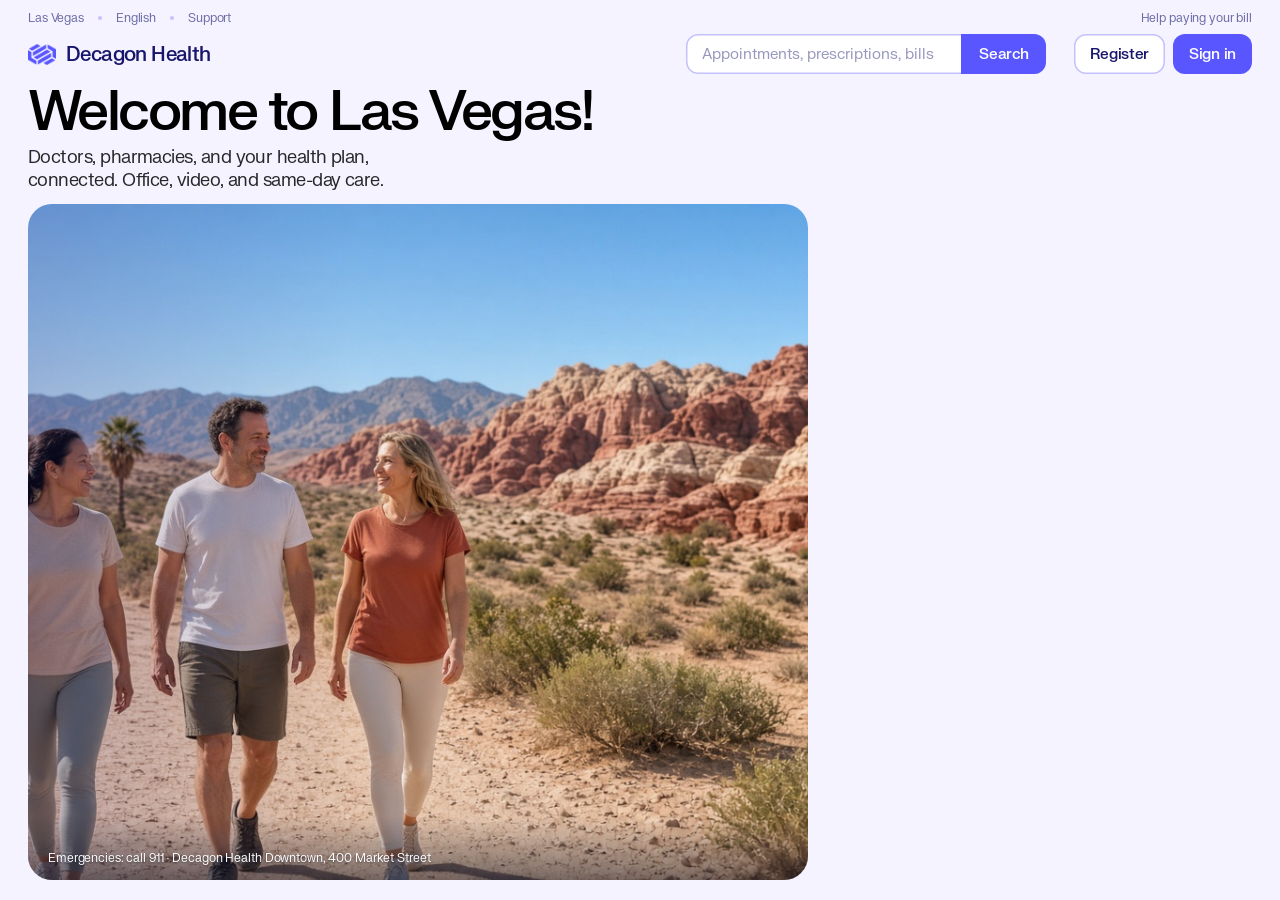
<file: index.html>
<!DOCTYPE html>
<html lang="en" class="pending">
<head>
  <meta charset="utf-8">
  <meta name="viewport" content="width=device-width, initial-scale=1, viewport-fit=cover">
  <meta name="theme-color" content="#f4f3ff">
  <meta http-equiv="Accept-CH" content="Sec-CH-UA-Mobile">
  <meta name="decagon-explicit-surface" content="">
  <meta name="decagon-auth-slot" content="">
  <title>Decagon Health</title>
  <style>
    html.pending body { visibility: hidden; }
    html.phone .stage, html.phone .catch { display: none !important; }
    html.desk .app, html.desk .chat { display: none !important; }
  </style>
  <script>
    (function () {
      var q = "";
      try { q = (new URLSearchParams(location.search).get("surface") || "").toLowerCase(); } catch (e) {}
      var explicit = document.querySelector('meta[name="decagon-explicit-surface"]');
      var named = explicit ? (explicit.getAttribute("content") || "").trim().toLowerCase() : "";
      if (named !== "app" && named !== "portal") named = "";
      var ua = navigator.userAgent || "";
      var phone = /iPhone|iPod/i.test(ua) || (/Android/i.test(ua) && /Mobile/i.test(ua));
      var shortSide = Math.min(screen.width || 0, screen.height || 0);
      if (!phone && navigator.maxTouchPoints > 1 && shortSide > 0 && shortSide <= 500) phone = true;
      try { if (navigator.userAgentData && navigator.userAgentData.mobile) phone = true; } catch (e) {}
      if (q === "app" || named === "app") phone = true;
      if (q === "portal" || named === "portal") phone = false;
      var root = document.documentElement;
      root.classList.remove("pending");
      root.classList.add(phone ? "phone" : "desk");
      if (phone) {
        var theme = document.querySelector('meta[name="theme-color"]');
        if (theme) theme.setAttribute("content", "#ffffff");
      }
    })();
  </script>
  <script src="surface.js?v=2"></script>
  <link rel="icon" href="assets/favicon.png" type="image/png">
  <link rel="stylesheet" href="styles.css?v=gap">
  <link rel="stylesheet" href="app.css?v=8">
</head>
<body>
  <div class="stage" inert>
    <header class="mast">
      <div class="util">
        <div class="util-left">
          <span>Las Vegas</span>
          <span class="dot" aria-hidden="true"></span>
          <span>English</span>
          <span class="dot" aria-hidden="true"></span>
          <span>Support</span>
        </div>
        <div class="util-right">
          <span>Help paying your bill</span>
        </div>
      </div>
      <div class="bar">
        <div class="brand">
          <span class="mark" aria-hidden="true"></span>
          <span class="wordmark">Decagon Health</span>
        </div>
        <nav class="links" aria-label="Primary">
          <span>Get care</span>
          <span>Doctors &amp; locations</span>
          <span>Pharmacy</span>
          <span>Pay bills</span>
          <span>Coaching</span>
        </nav>
        <div class="search" role="search">
          <span class="search-text">Appointments, prescriptions, bills</span>
          <span class="search-go">Search</span>
        </div>
        <div class="account">
          <span class="register">Register</span>
          <span class="signin">Sign in</span>
        </div>
      </div>
    </header>

    <section class="hero">
      <div class="hero-copy">
        <h1>Welcome to Las Vegas!</h1>
        <p>Doctors, pharmacies, and your health plan, connected. Office, video, and same-day care.</p>
      </div>
      <div class="photo">
        <p class="fine">Emergencies: call 911 · Decagon Health Downtown, 400 Market Street</p>
      </div>
    </section>
  </div>
  <div class="catch" aria-hidden="true"></div>

  <div class="app">
    <header class="top">
      <span class="avatar-frame"><img class="avatar" src="assets/jordan-rivera.jpg" alt="Jordan Rivera" width="36" height="36"></span>
      <div class="who">
        <b>Decagon Health</b>
      </div>
      <button class="chat-btn" id="open-chat" type="button">Chat</button>
    </header>
    <main id="main"></main>
    <nav class="tabs" id="tabs" aria-label="Sections"></nav>
  </div>
  <div class="chat is-closed" id="chat" inert aria-hidden="true">
    <iframe id="chat-frame" title="Chat with Decagon Health" referrerpolicy="no-referrer" loading="eager"></iframe>
  </div>
  <script src="app.js?v=8"></script>
  <script>
    if (document.documentElement.classList.contains("desk")) {
      const loader = document.createElement("script");
      loader.src = "https://decagon.ai/loaders/release/base/v1.js";
      loader.dataset.slug = "81Bceiy_decagon_health_cr";
      document.body.appendChild(loader);

      window.addEventListener("decagonload", () => {
        const open = () => window.duet && window.duet.open();
        open();
        setTimeout(open, 700);
      });

      const widgetFrame = () => document.getElementById("decagon-iframe");
      let settleTimer;
      const settle = () => document.body.classList.remove("nudged");
      const nudge = () => {
        document.body.classList.remove("nudged");
        void document.body.offsetWidth;
        document.body.classList.add("nudged");
        clearTimeout(settleTimer);
        settleTimer = setTimeout(settle, 550);
      };
      document.querySelector(".catch").addEventListener("pointerdown", nudge);
      window.addEventListener("keydown", (event) => {
        if (event.metaKey || event.ctrlKey || event.altKey) return;
        if (document.activeElement === widgetFrame()) return;
        nudge();
      });
    }
  </script>
</body>
</html>
</file>
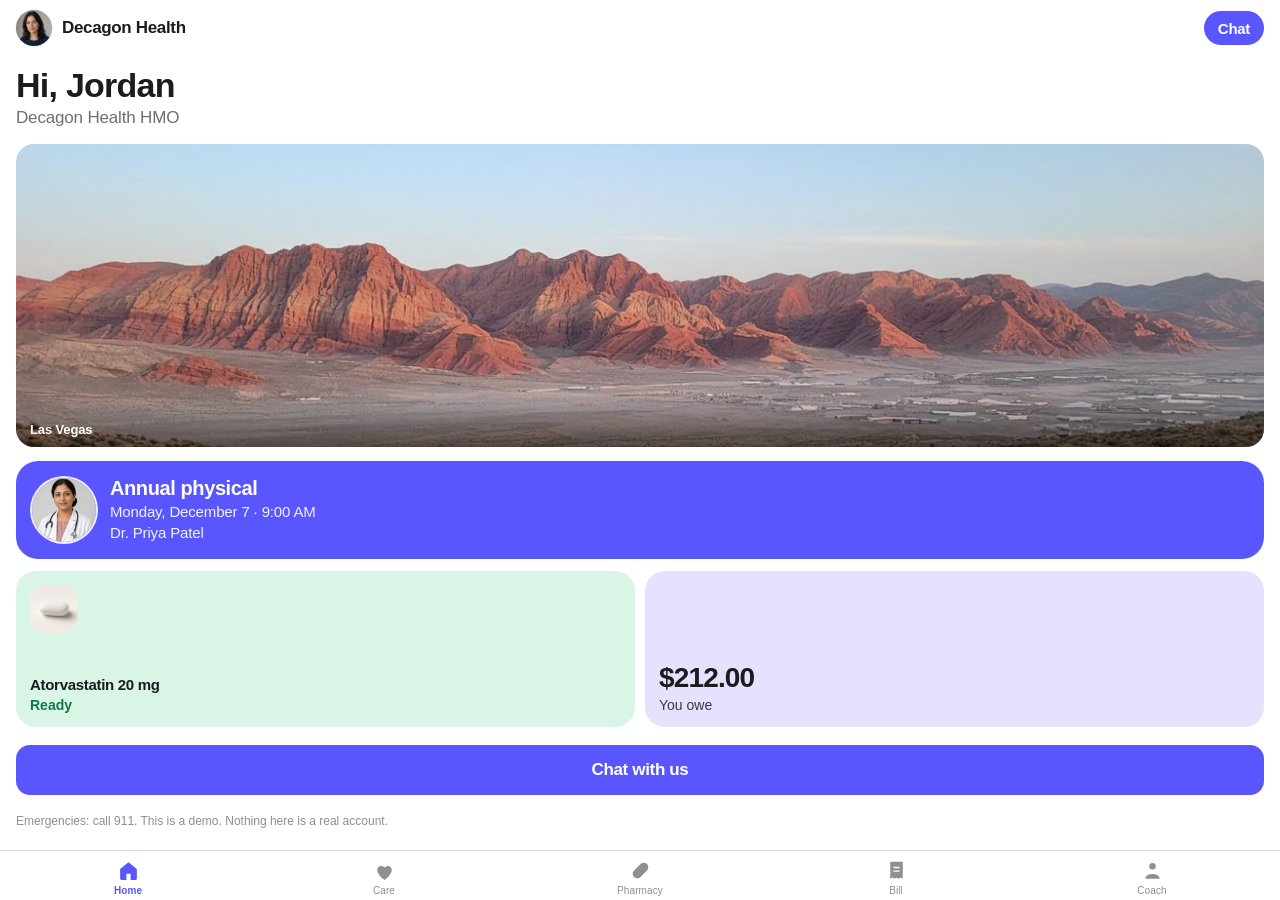
<file: app.html>
<!DOCTYPE html>
<html lang="en" class="pending app-page">
<head>
  <meta charset="utf-8">
  <meta name="viewport" content="width=device-width, initial-scale=1, viewport-fit=cover">
  <meta name="theme-color" content="#ffffff">
  <meta http-equiv="Accept-CH" content="Sec-CH-UA-Mobile">
  <meta name="decagon-explicit-surface" content="">
  <meta name="decagon-auth-slot" content="">
  <title>Decagon Health</title>
  <style>html.pending body { visibility: hidden; }</style>
  <script>document.documentElement.classList.remove("pending");</script>
  <script src="surface.js?v=2"></script>
  <link rel="icon" href="assets/favicon.png" type="image/png">
  <link rel="stylesheet" href="app.css?v=8">
</head>
<body>
  <div class="app">
    <header class="top">
      <span class="avatar-frame"><img class="avatar" src="assets/jordan-rivera.jpg" alt="Jordan Rivera" width="36" height="36"></span>
      <div class="who">
        <b>Decagon Health</b>
      </div>
      <button class="chat-btn" id="open-chat" type="button">Chat</button>
    </header>
    <main id="main"></main>
    <nav class="tabs" id="tabs" aria-label="Sections"></nav>
  </div>
  <div class="chat is-closed" id="chat" inert aria-hidden="true">
    <iframe id="chat-frame" title="Chat with Decagon Health" referrerpolicy="no-referrer" loading="eager"></iframe>
  </div>
  <script src="app.js?v=8"></script>
</body>
</html>
</file>
<file: styles.css>
@font-face {
  font-family: "FK Grotesk Neue";
  src: url("fonts/FKGroteskNeue-Regular.otf") format("opentype");
  font-weight: 400;
  font-style: normal;
  font-display: swap;
}

@font-face {
  font-family: "FK Grotesk Neue";
  src: url("fonts/FKGroteskNeue-Medium.otf") format("opentype");
  font-weight: 500;
  font-style: normal;
  font-display: swap;
}

:root {
  --ink: #18166c;
  --primary: #5956ff;
  --canvas: #f4f3ff;
  --mist: #eeeeff;
  --soft: #c3c2ff;
  --black: #000;
  --zinc: #27272a;
  --font: "FK Grotesk Neue", "Helvetica Neue", Helvetica, Arial, sans-serif;
  --chat-w: 500px;
  /* The open card is 420px, inset 20px from the iframe's right and bottom. */
  --chat-card: 420px;
  --chat-pad: 20px;
  --edge: 20px;
  --gutter: 28px;
  /* Clear column between the photo and the chat on a laptop. */
  --chat-gap: 32px;
}

* {
  box-sizing: border-box;
}

html,
body {
  margin: 0;
  height: 100%;
  overflow: hidden;
  background: var(--canvas);
  color: var(--ink);
  font-family: var(--font);
  font-weight: 400;
  -webkit-font-smoothing: antialiased;
}

body {
  cursor: default;
  user-select: none;
}

.stage {
  height: 100dvh;
  display: grid;
  grid-template-rows: auto minmax(0, 1fr);
  background: var(--canvas);
  transition: filter 220ms ease;
}

.catch {
  position: fixed;
  inset: 0;
  z-index: 2;
}

body.nudged .stage {
  filter: blur(12px);
}

#decagon-iframe {
  right: calc(var(--edge) - var(--chat-pad)) !important;
  bottom: calc(var(--edge) - var(--chat-pad)) !important;
  max-height: calc(100dvh - 72px - var(--edge)) !important;
  clip-path: inset(0 var(--chat-pad) var(--chat-pad) 0);
}

@keyframes widget-bounce {
  0%,
  100% {
    transform: translateY(0);
  }
  45% {
    transform: translateY(-16px);
  }
}

body.nudged #decagon-iframe {
  animation: widget-bounce 0.55s ease-in-out 1;
}

.mast {
  background: var(--canvas);
  color: var(--ink);
  padding: 10px var(--gutter) 8px;
}

.util,
.bar,
.util-left,
.util-right,
.account,
.brand {
  display: flex;
  align-items: center;
}

.util {
  justify-content: space-between;
  gap: 16px;
  margin-bottom: 8px;
  color: rgba(24, 22, 108, 0.62);
  font-size: 12px;
  letter-spacing: -0.01em;
}

.util-left,
.util-right {
  gap: 14px;
}

.dot {
  width: 4px;
  height: 4px;
  border-radius: 50%;
  background: var(--soft);
}

.bar {
  gap: 28px;
  min-height: 40px;
}

.brand {
  gap: 10px;
  flex: none;
}

.mark {
  width: 28px;
  height: 28px;
  background: var(--primary);
  -webkit-mask-image: url("assets/logomark-white.png");
  mask-image: url("assets/logomark-white.png");
  -webkit-mask-mode: luminance;
  mask-mode: luminance;
  -webkit-mask-size: contain;
  mask-size: contain;
  -webkit-mask-repeat: no-repeat;
  mask-repeat: no-repeat;
  -webkit-mask-position: center;
  mask-position: center;
}

.wordmark {
  font-size: 20px;
  font-weight: 500;
  letter-spacing: -0.03em;
  white-space: nowrap;
}

.links {
  display: flex;
  gap: 22px;
  font-size: 16px;
  font-weight: 500;
  letter-spacing: -0.02em;
  white-space: nowrap;
}

.search {
  margin-left: auto;
  display: flex;
  align-items: center;
  flex: 1 1 160px;
  min-width: 0;
  max-width: 360px;
  height: 40px;
  background: #fff;
  border-radius: 12px;
  box-shadow: inset 0 0 0 1.5px var(--soft);
  overflow: hidden;
}

.search-text {
  flex: 1;
  padding: 0 16px;
  color: rgba(24, 22, 108, 0.45);
  font-size: 15px;
  white-space: nowrap;
  overflow: hidden;
}

.search-go {
  flex: none;
  align-self: stretch;
  display: flex;
  align-items: center;
  padding: 0 18px;
  background: var(--primary);
  color: #fff;
  font-size: 15px;
  font-weight: 500;
  letter-spacing: -0.02em;
}

.account {
  gap: 8px;
  flex: none;
}

.register,
.signin {
  height: 40px;
  display: inline-flex;
  align-items: center;
  padding: 0 16px;
  border-radius: 12px;
  font-size: 15px;
  font-weight: 500;
  letter-spacing: -0.02em;
}

.register {
  color: var(--ink);
  background: #fff;
  box-shadow: inset 0 0 0 1.5px var(--soft);
}

.signin {
  background: var(--primary);
  color: #fff;
}

.hero {
  min-height: 0;
  display: grid;
  grid-template-rows: auto minmax(0, 1fr);
  gap: 12px;
  padding: 4px var(--gutter) var(--edge);
  background: var(--canvas);
}

.hero-copy {
  max-width: 720px;
  color: var(--black);
}

h1 {
  margin: 0;
  font-size: 56px;
  font-weight: 500;
  letter-spacing: -0.045em;
  line-height: 0.95;
}

.hero-copy p {
  margin: 8px 0 0;
  max-width: 34ch;
  font-size: 18px;
  line-height: 1.25;
  letter-spacing: -0.03em;
  color: var(--zinc);
}

.photo {
  position: relative;
  min-height: 0;
  margin-right: calc(var(--edge) + var(--chat-card) + var(--chat-gap) - var(--gutter));
  border-radius: 24px;
  overflow: hidden;
  background:
    linear-gradient(90deg, rgba(24, 22, 108, 0.22) 0%, rgba(24, 22, 108, 0.04) 42%, rgba(24, 22, 108, 0) 100%),
    url("assets/hero.jpg?v=vegas") 32% 42% / cover no-repeat;
}

.photo::after {
  content: "";
  position: absolute;
  left: 0;
  right: 0;
  bottom: 0;
  height: 64px;
  background: linear-gradient(transparent, rgba(12, 16, 32, 0.5));
}

.fine {
  position: absolute;
  left: 20px;
  right: 20px;
  bottom: 14px;
  z-index: 1;
  margin: 0;
  color: #fff;
  font-size: 12px;
  line-height: 1.35;
  letter-spacing: -0.01em;
  text-shadow: 0 1px 2px rgba(12, 16, 32, 0.45);
}

@media (max-width: 1280px) {
  .links {
    display: none;
  }
}

@media (min-height: 980px) {
  h1 {
    font-size: 72px;
  }

  .hero {
    gap: 18px;
  }

  .hero-copy p {
    font-size: 22px;
  }
}

@media (max-height: 740px) {
  .util {
    display: none;
  }

  h1 {
    font-size: 44px;
  }

  .hero-copy p {
    font-size: 16px;
  }
}
</file>
<file: app.css>
:root {
  --ink: #18166c;
  --primary: #5956ff;
  --canvas: #f4f3ff;
  --soft: #c3c2ff;
  --zinc: #27272a;
  --ready: #0f7a45;
  --hold: #9a5416;
}

* { box-sizing: border-box; }

html, body {
  margin: 0;
  height: 100%;
  background: var(--canvas);
  color: var(--ink);
  font-family: var(--font);
  font-weight: 400;
  -webkit-font-smoothing: antialiased;
}

body { min-height: 100dvh; }

html.phone,
html.app-page {
  --canvas: #ffffff;
  --ink: #1c1c1e;
  --zinc: #3a3a3c;
  --muted: #6e6e73;
  --font: -apple-system, BlinkMacSystemFont, "SF Pro Text", "Segoe UI", sans-serif;
  color-scheme: light;
}

html.phone,
html.app-page,
html.phone body,
html.app-page body {
  background: #fff;
  color: #1c1c1e;
  font-family: -apple-system, BlinkMacSystemFont, "SF Pro Text", "Segoe UI", sans-serif;
}

html.phone body[data-screen="bill"],
html.app-page body[data-screen="bill"] {
  background: #f2f2f7;
}

.app button,
.app input {
  font: inherit;
  color: inherit;
}

.app button {
  appearance: none;
  -webkit-appearance: none;
  background: none;
  border: 0;
  padding: 0;
  cursor: pointer;
  touch-action: manipulation;
  -webkit-tap-highlight-color: transparent;
}

.app button:focus-visible {
  outline: 2px solid var(--primary);
  outline-offset: 2px;
}

.app {
  min-height: 100dvh;
  display: flex;
  flex-direction: column;
  width: min(480px, 100%);
  margin: 0 auto;
  background: var(--canvas);
  font-family: -apple-system, BlinkMacSystemFont, "SF Pro Text", "Segoe UI", sans-serif;
}

html.phone .app,
html.app-page .app {
  position: fixed;
  inset: 0;
  z-index: 4;
  width: 100%;
  max-width: none;
  height: 100%;
  height: 100dvh;
  min-height: 0;
  margin: 0;
  background: #fff;
}

html.phone body[data-screen="bill"] .app,
html.app-page body[data-screen="bill"] .app {
  background: #f2f2f7;
}

.app .top {
  display: flex;
  align-items: center;
  gap: 10px;
  padding: calc(10px + env(safe-area-inset-top)) 16px 10px;
}

.app .avatar-frame {
  width: 36px;
  height: 36px;
  flex: none;
  border-radius: 50%;
  overflow: hidden;
  background: #f2f2f7;
  box-shadow: 0 0 0 0.5px rgba(0, 0, 0, 0.12);
}

.app .avatar {
  width: 100%;
  height: 100%;
  display: block;
  object-fit: cover;
  object-position: center 20%;
  color: transparent;
}

.app .who { display: flex; flex-direction: column; min-width: 0; flex: 1; }
.app .who b {
  font-weight: 600;
  font-size: 17px;
  letter-spacing: -0.02em;
  white-space: nowrap;
  overflow: hidden;
  text-overflow: ellipsis;
}

.app .chat-btn,
.app .primary {
  background: var(--primary);
  color: #fff;
  font-weight: 600;
  letter-spacing: -0.02em;
}

.app .chat-btn {
  margin-left: auto;
  flex: none;
  height: 34px;
  padding: 0 14px;
  border-radius: 999px;
  font-size: 15px;
}

.app .chat-btn:active,
.app main button:active { opacity: 0.72; }

.app main {
  flex: 1;
  min-height: 0;
  overflow: auto;
  display: flex;
  flex-direction: column;
  padding: 6px 16px 12px;
}

.app .screen {
  flex: 1 0 auto;
  display: flex;
  flex-direction: column;
  width: 100%;
}

.app .scene {
  position: relative;
  flex: 1 1 168px;
  min-height: 168px;
  margin: 0 0 14px;
  border-radius: 18px;
  overflow: hidden;
}
.app .scene img {
  width: 100%;
  height: 100%;
  display: block;
  object-fit: cover;
}
.app .scene figcaption {
  position: absolute;
  left: 0;
  right: 0;
  bottom: 0;
  margin: 0;
  padding: 28px 14px 10px;
  background: linear-gradient(transparent, rgba(0, 0, 0, 0.5));
  color: #fff;
  font-size: 13px;
  font-weight: 600;
  letter-spacing: -0.01em;
}

.app .hello { margin: 6px 0 16px; }
.app .hello h1 {
  margin: 0;
  font-size: 34px;
  font-weight: 700;
  letter-spacing: -0.022em;
  line-height: 1.05;
  color: #1c1c1e;
}
.app .hello p {
  margin: 4px 0 0;
  color: #6e6e73;
  font-size: 17px;
  letter-spacing: -0.01em;
}

.app .hero {
  display: flex;
  align-items: center;
  gap: 14px;
  width: 100%;
  margin: 0 0 12px;
  padding: 16px;
  text-align: left;
  color: #fff;
  background: var(--primary);
  border-radius: 22px;
}
.app .hero img {
  width: 64px;
  height: 64px;
  flex: none;
  border-radius: 50%;
  object-fit: cover;
  object-position: center 20%;
  background: rgba(255, 255, 255, 0.24);
  box-shadow: 0 0 0 2px rgba(255, 255, 255, 0.9);
}
.app .hero strong {
  display: block;
  font-size: 20px;
  font-weight: 600;
  letter-spacing: -0.02em;
}
.app .hero em {
  display: block;
  margin-top: 3px;
  font-style: normal;
  font-size: 15px;
  line-height: 1.25;
  letter-spacing: -0.01em;
  color: rgba(255, 255, 255, 0.92);
}

.app .tiles {
  display: grid;
  grid-template-columns: 1fr 1fr;
  gap: 10px;
}
.app .tile {
  display: flex;
  flex-direction: column;
  align-items: flex-start;
  min-height: 156px;
  padding: 14px;
  border-radius: 20px;
  text-align: left;
  color: #1c1c1e;
}
.app .tile.mint { background: #d8f5e6; }
.app .tile.lavender { background: #e4e2ff; }
.app .tile img {
  width: 48px;
  height: 48px;
  border-radius: 14px;
  object-fit: cover;
  background: rgba(255, 255, 255, 0.72);
}
.app .tile .copy { margin-top: auto; padding-top: 12px; }
.app .tile .copy strong {
  display: block;
  font-size: 15px;
  font-weight: 600;
  letter-spacing: -0.02em;
  line-height: 1.2;
}
.app .tile.lavender .copy strong {
  font-size: 28px;
  font-weight: 700;
  letter-spacing: -0.03em;
}
.app .tile .copy em {
  display: block;
  margin-top: 3px;
  font-style: normal;
  font-size: 14px;
  font-weight: 600;
}
.app .tile.mint .copy em { color: var(--ready); }
.app .tile.lavender .copy em { color: #3a3a3c; font-weight: 500; }

.app .visit {
  display: flex;
  align-items: center;
  gap: 12px;
  width: 100%;
  padding: 8px 0 10px;
  text-align: left;
}
.app .visit img,
.app .person img {
  width: 56px;
  height: 56px;
  flex: none;
  border-radius: 50%;
  object-fit: cover;
  object-position: center 20%;
  background: #f2f2f7;
}
.app .visit-copy,
.app .person-copy { flex: 1; min-width: 0; }
.app .visit strong,
.app .person strong {
  display: block;
  font-size: 20px;
  font-weight: 700;
  letter-spacing: -0.02em;
}
.app .person strong { font-size: 17px; font-weight: 600; }
.app .visit em,
.app .person em {
  display: block;
  margin-top: 2px;
  font-style: normal;
  font-size: 14px;
  line-height: 1.3;
  color: #6e6e73;
}
.app .when { white-space: nowrap; }

.app .facts { margin-top: 4px; }
.app .fact {
  padding: 12px 0;
  border-top: 0.5px solid rgba(60, 60, 67, 0.12);
}
.app .fact span {
  display: block;
  font-size: 13px;
  color: #6e6e73;
}
.app .fact b {
  display: block;
  margin-top: 2px;
  font-size: 17px;
  font-weight: 600;
  letter-spacing: -0.02em;
}

.app .note {
  margin: 14px 0 0;
  color: #6e6e73;
  font-size: 15px;
  line-height: 1.4;
}

.app .rx-list { margin-top: 4px; }
.app .rx,
.app .person {
  display: flex;
  align-items: center;
  gap: 12px;
  width: 100%;
  padding: 14px 0;
  text-align: left;
  border-top: 0.5px solid rgba(60, 60, 67, 0.12);
}
.app .rx:first-child,
.app .person:first-child { border-top: 0; }
.app .rx { align-items: flex-start; }
.app .rx img {
  width: 48px;
  height: 48px;
  flex: none;
  border-radius: 12px;
  object-fit: cover;
  background: #f2f2f7;
}
.app .rx-copy { flex: 1; min-width: 0; }
.app .rx strong {
  display: block;
  font-size: 17px;
  font-weight: 600;
  letter-spacing: -0.02em;
}
.app .rx .detail {
  display: block;
  margin-top: 2px;
  color: #6e6e73;
  font-size: 14px;
  line-height: 1.35;
}
.app .rx .pill { margin-top: 2px; }

.app .pill {
  display: inline-flex;
  align-items: center;
  flex: none;
  height: 26px;
  margin-left: auto;
  padding: 0 10px;
  border-radius: 999px;
  font-size: 13px;
  font-weight: 600;
  letter-spacing: -0.01em;
  white-space: nowrap;
}
.app .pill.ready { color: var(--ready); background: #e5f6ee; }
.app .pill.hold { color: var(--hold); background: #fbf0e4; }
.app .pill.shipped { color: var(--primary); background: #eeeeff; }

.app .intro { margin: 8px 0 6px; }
.app .intro h2 {
  margin: 0;
  font-size: 22px;
  font-weight: 700;
  letter-spacing: -0.02em;
}
.app .intro p {
  margin: 6px 0 0;
  color: #6e6e73;
  font-size: 16px;
  line-height: 1.35;
}

.app .chevron {
  width: 14px;
  height: 14px;
  flex: none;
  margin-left: auto;
  color: #c4c4c8;
}

.app .sheet {
  background: #fff;
  border-radius: 18px;
  overflow: hidden;
  margin-top: 8px;
}
.app .statement {
  display: block;
  width: 100%;
  padding: 20px 18px 6px;
  text-align: left;
}
.app .amount {
  display: block;
  font-size: 40px;
  font-weight: 700;
  letter-spacing: -0.03em;
  line-height: 1;
  color: #1c1c1e;
}
.app .meta {
  display: block;
  margin-top: 6px;
  font-size: 15px;
  color: #6e6e73;
}
.app .deduct { display: block; margin: 16px 0 4px; }
.app .track {
  display: block;
  height: 8px;
  border-radius: 999px;
  background: #e9e9ee;
  overflow: hidden;
}
.app .fill {
  display: block;
  width: 100%;
  height: 100%;
  background: var(--primary);
}
.app .deduct-label {
  display: block;
  margin-top: 8px;
  font-size: 13px;
  font-weight: 600;
  color: #6e6e73;
}
.app .line {
  display: flex;
  justify-content: space-between;
  gap: 12px;
  margin-top: 12px;
  padding-top: 12px;
  border-top: 0.5px solid rgba(60, 60, 67, 0.12);
  font-size: 16px;
  letter-spacing: -0.01em;
}
.app .line b { font-weight: 600; }
.app .covered { color: var(--ready); }
.app .pay {
  display: flex;
  align-items: center;
  gap: 12px;
  width: 100%;
  padding: 12px 18px;
  text-align: left;
  font-size: 16px;
  font-weight: 600;
  border-top: 0.5px solid rgba(60, 60, 67, 0.12);
}
.app .pay .mark {
  display: grid;
  place-items: center;
  width: 32px;
  height: 32px;
  flex: none;
  border-radius: 50%;
  background: #eeeeff;
  color: var(--primary);
  font-size: 13px;
  font-weight: 700;
}

.app .primary {
  display: flex;
  align-items: center;
  justify-content: center;
  width: 100%;
  height: 50px;
  margin-top: 18px;
  border-radius: 14px;
  font-size: 17px;
}

.app .fine {
  position: static;
  left: auto;
  right: auto;
  bottom: auto;
  z-index: auto;
  margin: 18px 0 8px;
  color: #8e8e93;
  font-size: 12px;
  line-height: 1.4;
  text-shadow: none;
}

.app .tabs {
  display: flex;
  border-top: 0.5px solid rgba(60, 60, 67, 0.18);
  background: #fff;
  padding-bottom: env(safe-area-inset-bottom);
}
.app .tabs button {
  flex: 1;
  min-height: 49px;
  padding: 6px 0 4px;
  font-size: 10px;
  font-weight: 500;
  letter-spacing: 0.01em;
  color: #8e8e93;
  display: flex;
  flex-direction: column;
  align-items: center;
  justify-content: center;
  gap: 2px;
}
.app .tabs button[aria-current="page"] {
  color: var(--primary);
  font-weight: 600;
}
.app .tabs .ico {
  width: 25px;
  height: 25px;
  display: grid;
}
.app .tabs .ico svg {
  grid-area: 1 / 1;
  width: 25px;
  height: 25px;
}
.app .tabs svg.line { display: none; }

.chat {
  position: fixed;
  inset: 0;
  z-index: 1;
  margin: 0;
  border: 0;
  pointer-events: none;
}
.chat.is-closed,
.chat.is-closed iframe {
  z-index: 1;
  pointer-events: none;
}
.chat:not(.is-closed) {
  z-index: 8;
  pointer-events: auto;
}
.chat iframe {
  position: fixed;
  inset: 0;
  z-index: 1;
  width: 100%;
  height: 100dvh;
  border: 0;
  background: #fff;
}
.chat:not(.is-closed) iframe { z-index: 8; }

body.in-chat { overflow: hidden; }
body.in-chat .app { visibility: hidden; }
</file>
